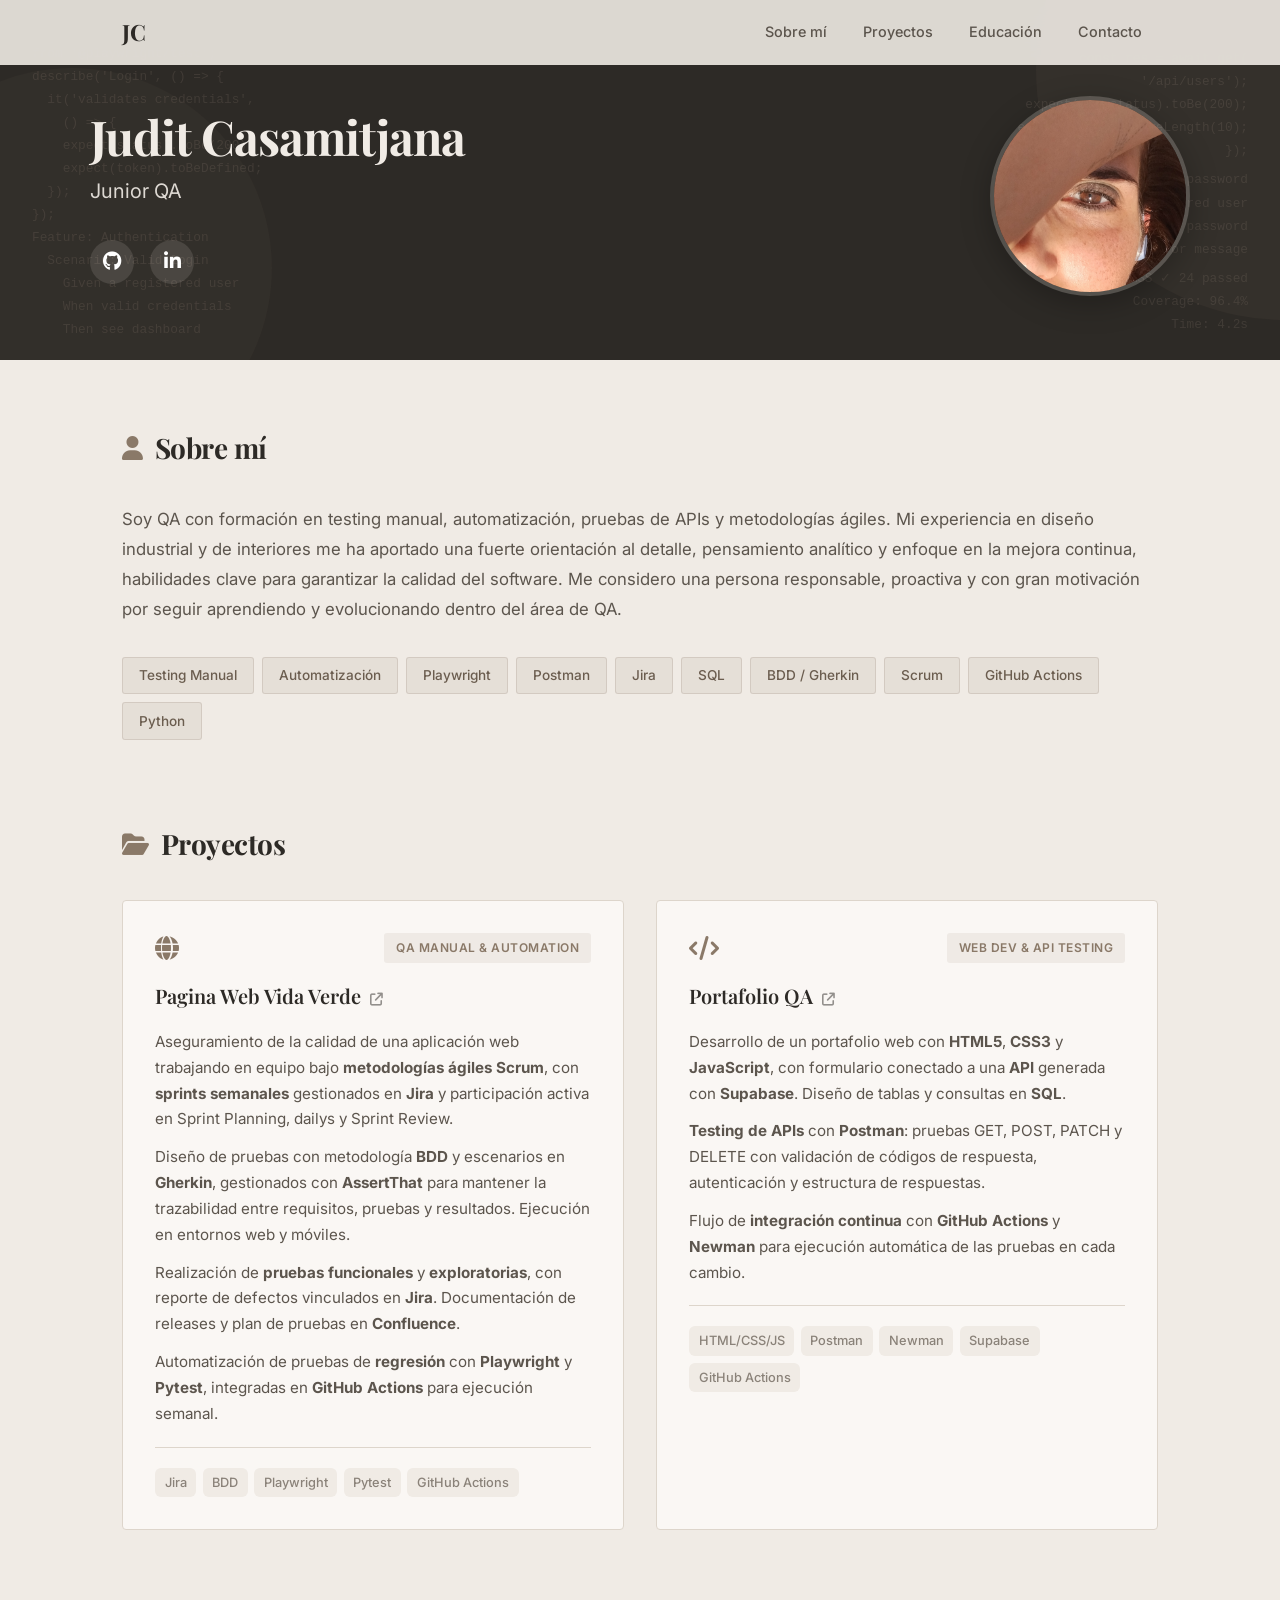
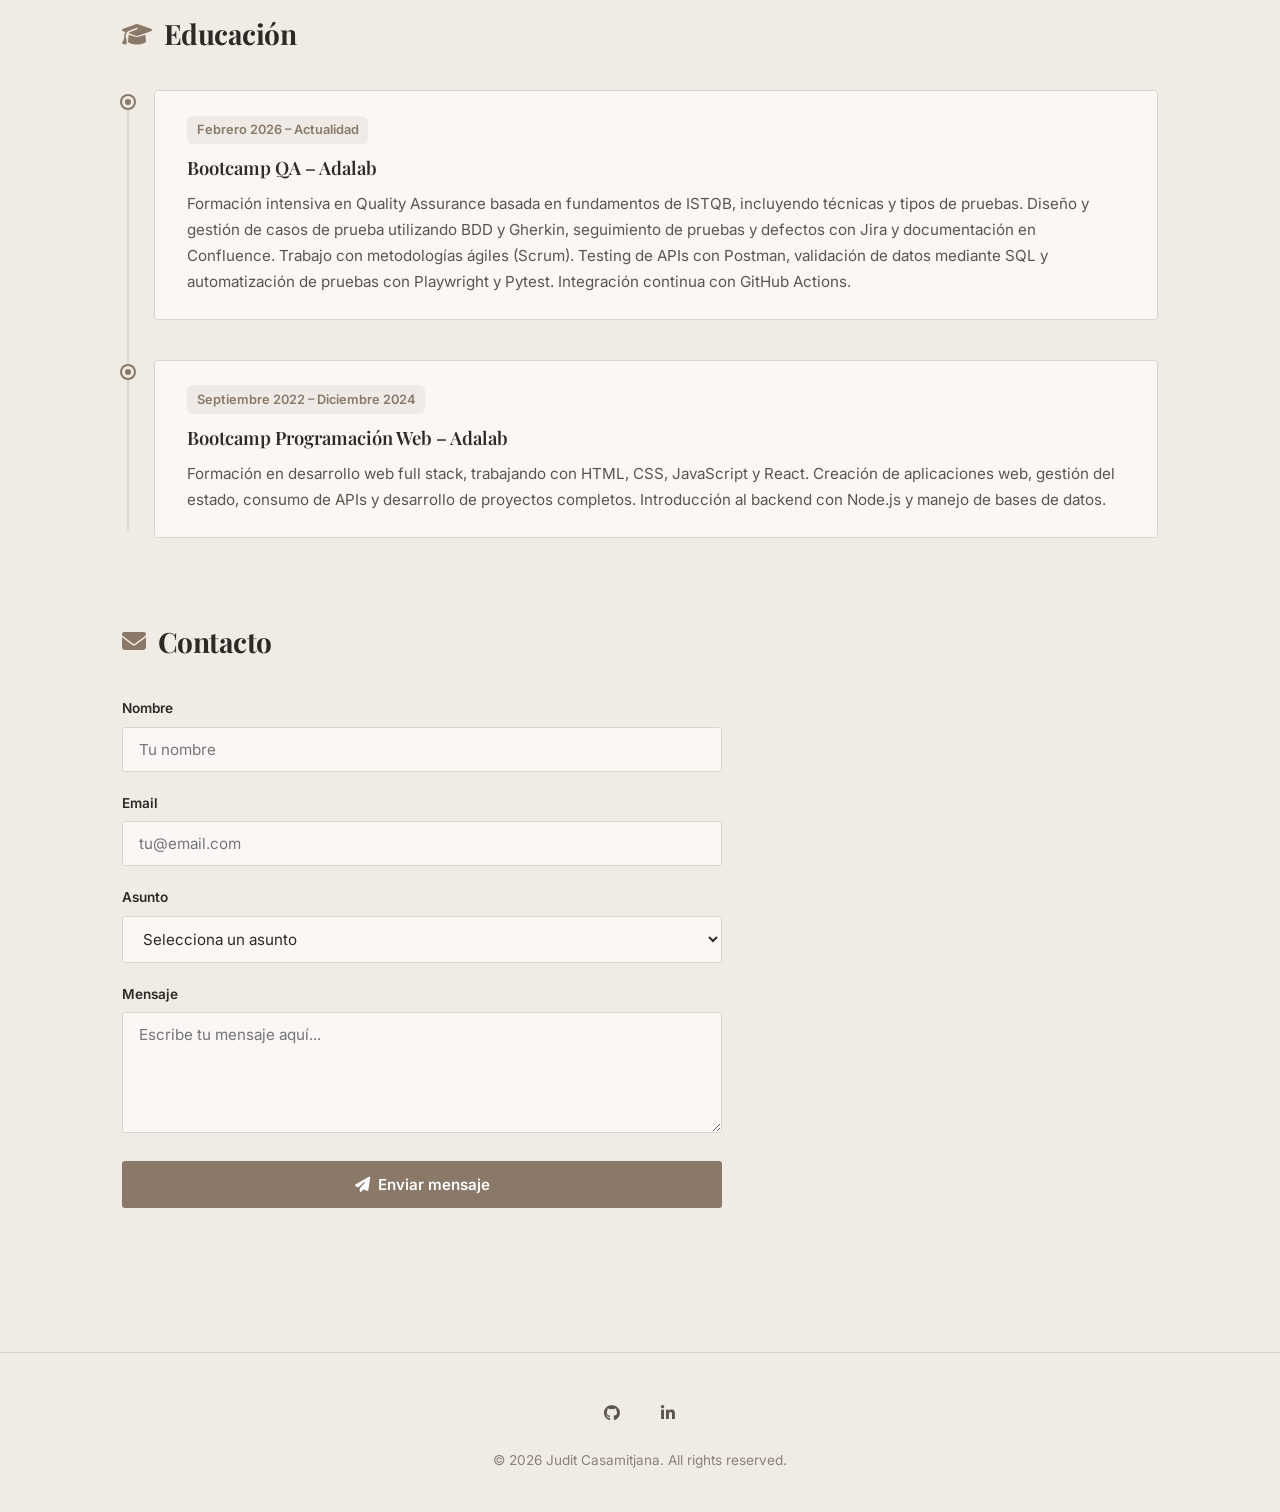
<file: index.html>
<!DOCTYPE html>
<html lang="es">

<head>
  <meta charset="UTF-8" />
  <meta name="viewport" content="width=device-width, initial-scale=1.0" />
  <meta name="description" content="Portafolio Judit Casamitjana QA" />
  <meta name="author" content="Judit Casamitjana" />
  <title>Judit Casamitjana - Portafolio</title>
  <link rel="preconnect" href="https://fonts.googleapis.com" />
  <link rel="preconnect" href="https://fonts.gstatic.com" crossorigin />
  <link
    href="https://fonts.googleapis.com/css2?family=Inter:wght@400;500;600&family=Playfair+Display:wght@400;500;600;700&display=swap"
    rel="stylesheet" />
  <link rel="stylesheet" href="https://cdnjs.cloudflare.com/ajax/libs/font-awesome/6.5.1/css/all.min.css" />
  <link href="style.css" rel="stylesheet" />
</head>

<body>
  <nav id="navbar">
    <div class="nav-container">
      <a href="#" class="nav-logo">JC</a>
      <button class="nav-toggle" aria-label="Toggle menu">
        <i class="fa-solid fa-bars"></i>
      </button>
      <ul class="nav-links">
        <li><a id="menusobremi" href="#sobremi">Sobre mí</a></li>
        <li><a id="menuproyectos" href="#proyectos">Proyectos</a></li>
        <li><a id="menueducacion" href="#educacion">Educación</a></li>
        <li><a id="menucontacto" href="#contacto">Contacto</a></li>
      </ul>
    </div>
  </nav>

  <header>
    <div class="hero-bg-code hero-bg-left" aria-hidden="true">
      <span>import { test, expect }</span>
      <span>from '@playwright/test';</span>
      <span></span>
      <span>describe('Login', () => {</span>
      <span>&nbsp;&nbsp;it('validates credentials',</span>
      <span>&nbsp;&nbsp;&nbsp;&nbsp;() => {</span>
      <span>&nbsp;&nbsp;&nbsp;&nbsp;expect(status).toBe(200);</span>
      <span>&nbsp;&nbsp;&nbsp;&nbsp;expect(token).toBeDefined;</span>
      <span>&nbsp;&nbsp;});</span>
      <span>});</span>
      <span></span>
      <span>Feature: Authentication</span>
      <span>&nbsp;&nbsp;Scenario: Valid login</span>
      <span>&nbsp;&nbsp;&nbsp;&nbsp;Given a registered user</span>
      <span>&nbsp;&nbsp;&nbsp;&nbsp;When valid credentials</span>
      <span>&nbsp;&nbsp;&nbsp;&nbsp;Then see dashboard</span>
    </div>
    <div class="hero-bg-code hero-bg-right" aria-hidden="true">
      <span>test('API data', async () => {</span>
      <span>&nbsp;&nbsp;const res = await get(</span>
      <span>&nbsp;&nbsp;&nbsp;&nbsp;'/api/users');</span>
      <span>&nbsp;&nbsp;expect(res.status).toBe(200);</span>
      <span>&nbsp;&nbsp;expect(body).toHaveLength(10);</span>
      <span>});</span>
      <span></span>
      <span>&nbsp;&nbsp;Scenario: Invalid password</span>
      <span>&nbsp;&nbsp;&nbsp;&nbsp;Given a registered user</span>
      <span>&nbsp;&nbsp;&nbsp;&nbsp;When invalid password</span>
      <span>&nbsp;&nbsp;&nbsp;&nbsp;Then see error message</span>
      <span></span>
      <span>PASS &#10003; 24 passed</span>
      <span>Coverage: 96.4%</span>
      <span>Time: 4.2s</span>
    </div>
    <div class="header-content">
      <div class="header-text">
        <h1 id="minombre">Judit Casamitjana</h1>
        <p id="titulo">Junior QA</p>
        <div class="header-social">
          <a id="linkgithub" href="https://github.com/juditcasamitjana" title="GitHub" aria-label="GitHub">
            <i class="fa-brands fa-github"></i>
          </a>
          <a id="linklinkedin" href="https://www.linkedin.com/in/judit-casamitjana" title="LinkedIn"
            aria-label="LinkedIn">
            <i class="fa-brands fa-linkedin-in"></i>
          </a>
        </div>
      </div>
      <div class="header-photo">
        <img src="img/Jud.jpg" alt="Judit Casamitjana" />
      </div>
    </div>
  </header>

  <main>
    <section id="sobremi">
      <h2 id="titulosobremi">
        <i class="fa-solid fa-user"></i> Sobre mí
      </h2>
      <div class="about-content">
        <p>
          Soy QA con formación en testing manual, automatización, pruebas de APIs y metodologías ágiles. Mi experiencia
          en diseño industrial y de interiores me ha aportado una fuerte orientación al detalle, pensamiento analítico y
          enfoque en la mejora continua, habilidades clave para garantizar la calidad del software. Me considero una
          persona responsable, proactiva y con gran motivación por seguir aprendiendo y evolucionando dentro del área de
          QA.
        </p>
        <div class="skills-grid">
          <span class="skill-tag">Testing Manual</span>
          <span class="skill-tag">Automatización</span>
          <span class="skill-tag">Playwright</span>
          <span class="skill-tag">Postman</span>
          <span class="skill-tag">Jira</span>
          <span class="skill-tag">SQL</span>
          <span class="skill-tag">BDD / Gherkin</span>
          <span class="skill-tag">Scrum</span>
          <span class="skill-tag">GitHub Actions</span>
          <span class="skill-tag">Python</span>
        </div>
      </div>
    </section>
    <section id="proyectos">
      <h2 id="tituloproyectos">
        <i class="fa-solid fa-folder-open"></i> Proyectos
      </h2>
      <div class="projects-grid">
        <article class="project-card">
          <div class="project-header">
            <i class="fa-solid fa-globe project-icon"></i>
            <span class="project-badge">QA Manual & Automation</span>
          </div>
          <h3>
            <a id="linkproyectoapi" href="https://web-qa.dev.adalab.es/" target="_blank">
              Pagina Web Vida Verde <i class="fa-solid fa-arrow-up-right-from-square"></i>
            </a>
          </h3>
          <p>
            Aseguramiento de la calidad de una aplicación web trabajando en equipo bajo
            <strong>metodologías ágiles Scrum</strong>, con <strong>sprints semanales</strong> gestionados en
            <strong>Jira</strong> y participación activa en Sprint Planning, dailys y Sprint Review.
          </p>
          <p>
            Diseño de pruebas con metodología <strong>BDD</strong> y escenarios en <strong>Gherkin</strong>,
            gestionados con <strong>AssertThat</strong> para mantener la trazabilidad entre requisitos, pruebas y
            resultados. Ejecución en entornos web y móviles.
          </p>
          <p>
            Realización de <strong>pruebas funcionales</strong> y <strong>exploratorias</strong>, con reporte de
            defectos vinculados en <strong>Jira</strong>. Documentación de releases y plan de pruebas en
            <strong>Confluence</strong>.
          </p>
          <p>
            Automatización de pruebas de <strong>regresión</strong> con <strong>Playwright</strong> y
            <strong>Pytest</strong>, integradas en <strong>GitHub Actions</strong> para ejecución semanal.
          </p>
          <div class="project-tags">
            <span>Jira</span>
            <span>BDD</span>
            <span>Playwright</span>
            <span>Pytest</span>
            <span>GitHub Actions</span>
          </div>
        </article>

        <article class="project-card">
          <div class="project-header">
            <i class="fa-solid fa-code project-icon"></i>
            <span class="project-badge">Web Dev & API Testing</span>
          </div>
          <h3>
            <a id="linkproyectoportafolio" href="https://github.com/juditcasamitjana/portafolio-qa-adalab"
              target="_blank">
              Portafolio QA <i class="fa-solid fa-arrow-up-right-from-square"></i>
            </a>
          </h3>
          <p>
            Desarrollo de un portafolio web con <strong>HTML5</strong>, <strong>CSS3</strong> y
            <strong>JavaScript</strong>, con formulario conectado a una <strong>API</strong> generada con
            <strong>Supabase</strong>. Diseño de tablas y consultas en <strong>SQL</strong>.
          </p>
          <p>
            <strong>Testing de APIs</strong> con <strong>Postman</strong>: pruebas GET, POST, PATCH y DELETE con
            validación de códigos de respuesta, autenticación y estructura de respuestas.
          </p>
          <p>
            Flujo de <strong>integración continua</strong> con <strong>GitHub Actions</strong> y
            <strong>Newman</strong> para ejecución automática de las pruebas en cada cambio.
          </p>
          <div class="project-tags">
            <span>HTML/CSS/JS</span>
            <span>Postman</span>
            <span>Newman</span>
            <span>Supabase</span>
            <span>GitHub Actions</span>
          </div>
        </article>
      </div>
    </section>
    <section id="educacion">
      <h2 id="tituloeducacion">
        <i class="fa-solid fa-graduation-cap"></i> Educación
      </h2>
      <div class="timeline">
        <div class="timeline-item">
          <div class="timeline-dot"></div>
          <div class="timeline-content">
            <span class="timeline-date">Febrero 2026 – Actualidad</span>
            <h3>Bootcamp QA – Adalab</h3>
            <p>
              Formación intensiva en Quality Assurance basada en fundamentos de ISTQB, incluyendo técnicas y tipos de
              pruebas. Diseño y gestión de casos de prueba utilizando BDD y Gherkin, seguimiento de pruebas y defectos
              con Jira y documentación en Confluence. Trabajo con metodologías ágiles (Scrum). Testing de APIs con
              Postman, validación de datos mediante SQL y automatización de pruebas con Playwright y Pytest.
              Integración continua con GitHub Actions.
            </p>
          </div>
        </div>
        <div class="timeline-item">
          <div class="timeline-dot"></div>
          <div class="timeline-content">
            <span class="timeline-date">Septiembre 2022 – Diciembre 2024</span>
            <h3>Bootcamp Programación Web – Adalab</h3>
            <p>
              Formación en desarrollo web full stack, trabajando con HTML, CSS, JavaScript y React. Creación de
              aplicaciones web, gestión del estado, consumo de APIs y desarrollo de proyectos completos. Introducción
              al backend con Node.js y manejo de bases de datos.
            </p>
          </div>
        </div>
      </div>
    </section>
    <section id="contacto">
      <h2 id="titulocontacto">
        <i class="fa-solid fa-envelope"></i> Contacto
      </h2>
      <div class="contact-wrapper">
        <form id="contactForm" onsubmit="return enviarFormulario(event)">
          <div class="form-group">
            <label for="nombre">Nombre</label>
            <input id="nombre" type="text" placeholder="Tu nombre" required />
          </div>
          <div class="form-group">
            <label for="email">Email</label>
            <input id="email" type="email" placeholder="tu@email.com" required />
          </div>
          <div class="form-group">
            <label for="asunto">Asunto</label>
            <select id="asunto" required>
              <option value="">Selecciona un asunto</option>
              <option value="info">Información</option>
              <option value="job">Oferta de Trabajo</option>
              <option value="other">Otro</option>
            </select>
          </div>
          <div class="form-group">
            <label for="mensaje">Mensaje</label>
            <textarea id="mensaje" rows="5" placeholder="Escribe tu mensaje aquí..." required maxlength="500"></textarea>
          </div>
          <button id="enviar" type="submit">
            <i class="fa-solid fa-paper-plane"></i> Enviar mensaje
          </button>
        </form>
        <p id="formMessage"></p>
      </div>
    </section>
  </main>

  <footer>
    <div class="footer-content">
      <div class="footer-social">
        <a href="https://juditcasamitjana.github.io/" title="GitHub" aria-label="GitHub">
          <i class="fa-brands fa-github"></i>
        </a>
        <a href="https://www.linkedin.com/in/judit-casamitjana" title="LinkedIn" aria-label="LinkedIn">
          <i class="fa-brands fa-linkedin-in"></i>
        </a>
      </div>
      <p>&copy; 2026 Judit Casamitjana. All rights reserved.</p>
    </div>
  </footer>

  <script src="script.js" defer></script>
  <script>
    document.querySelector('.nav-toggle').addEventListener('click', function () {
      document.querySelector('.nav-links').classList.toggle('active');
    });
    document.querySelectorAll('.nav-links a').forEach(function (link) {
      link.addEventListener('click', function () {
        document.querySelector('.nav-links').classList.remove('active');
      });
    });
    window.addEventListener('scroll', function () {
      var navbar = document.getElementById('navbar');
      if (window.scrollY > 50) {
        navbar.classList.add('scrolled');
      } else {
        navbar.classList.remove('scrolled');
      }
    });
  </script>
</body>

</html>
</file>
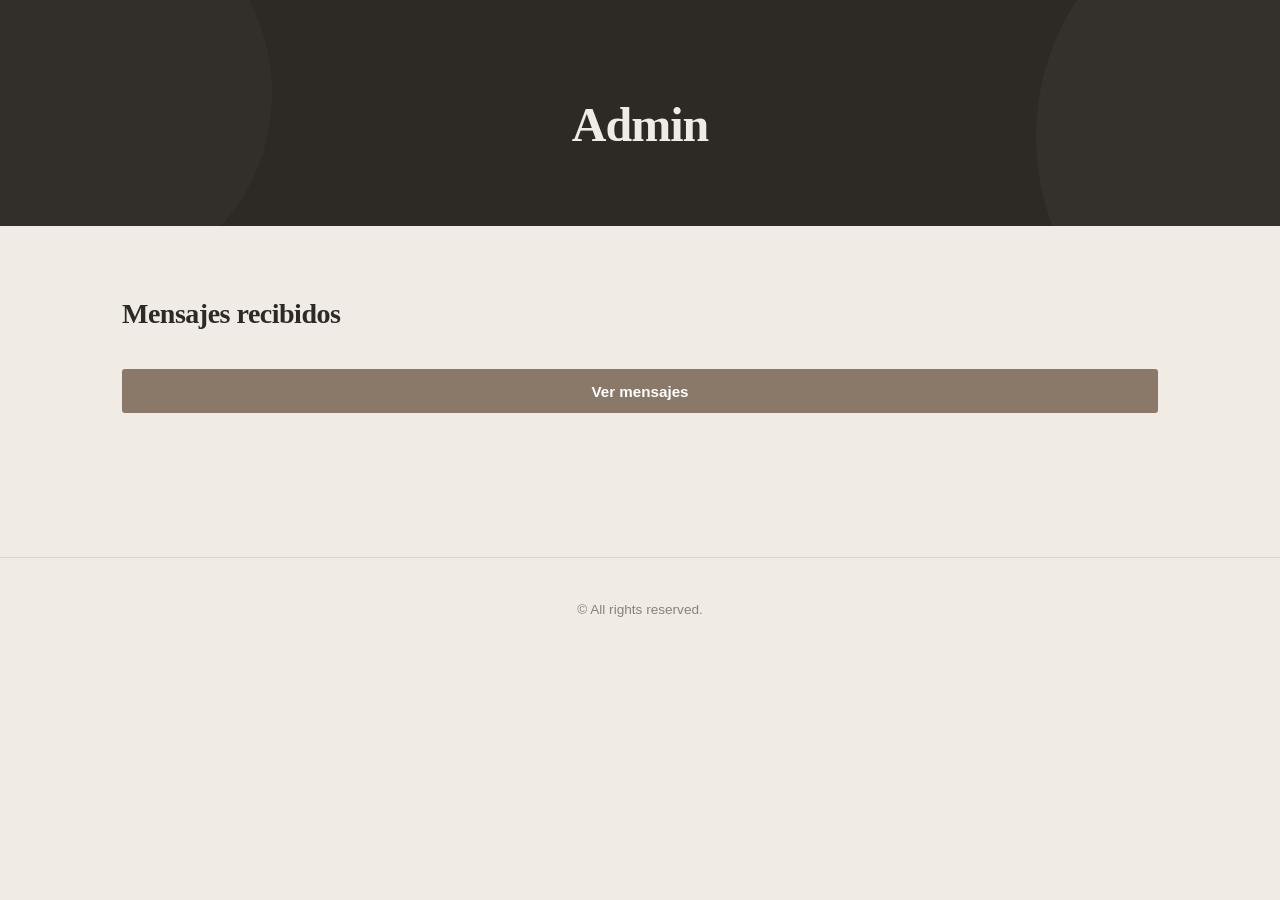
<file: admin.html>
<!DOCTYPE html>
<html lang="es">
<head>
  <meta charset="UTF-8">
  <title>Admin - Mensajes</title>
  <link rel="stylesheet" href="style.css">
</head>
<body>

<header>
  <h1>Admin</h1>
</header>

<main>
  <section id="admin">
    <h2>Mensajes recibidos</h2>
    <button id="verMensajes" onclick="mostrarDatos()">Ver mensajes</button>

    <table id="formsTable">

    </table>

    <p id="status"></p>
  </section>
</main>

<footer>
    <p>&copy; All rights reserved.</p>
</footer>

<script src="script.js"></script>

</body>
</html>
</file>
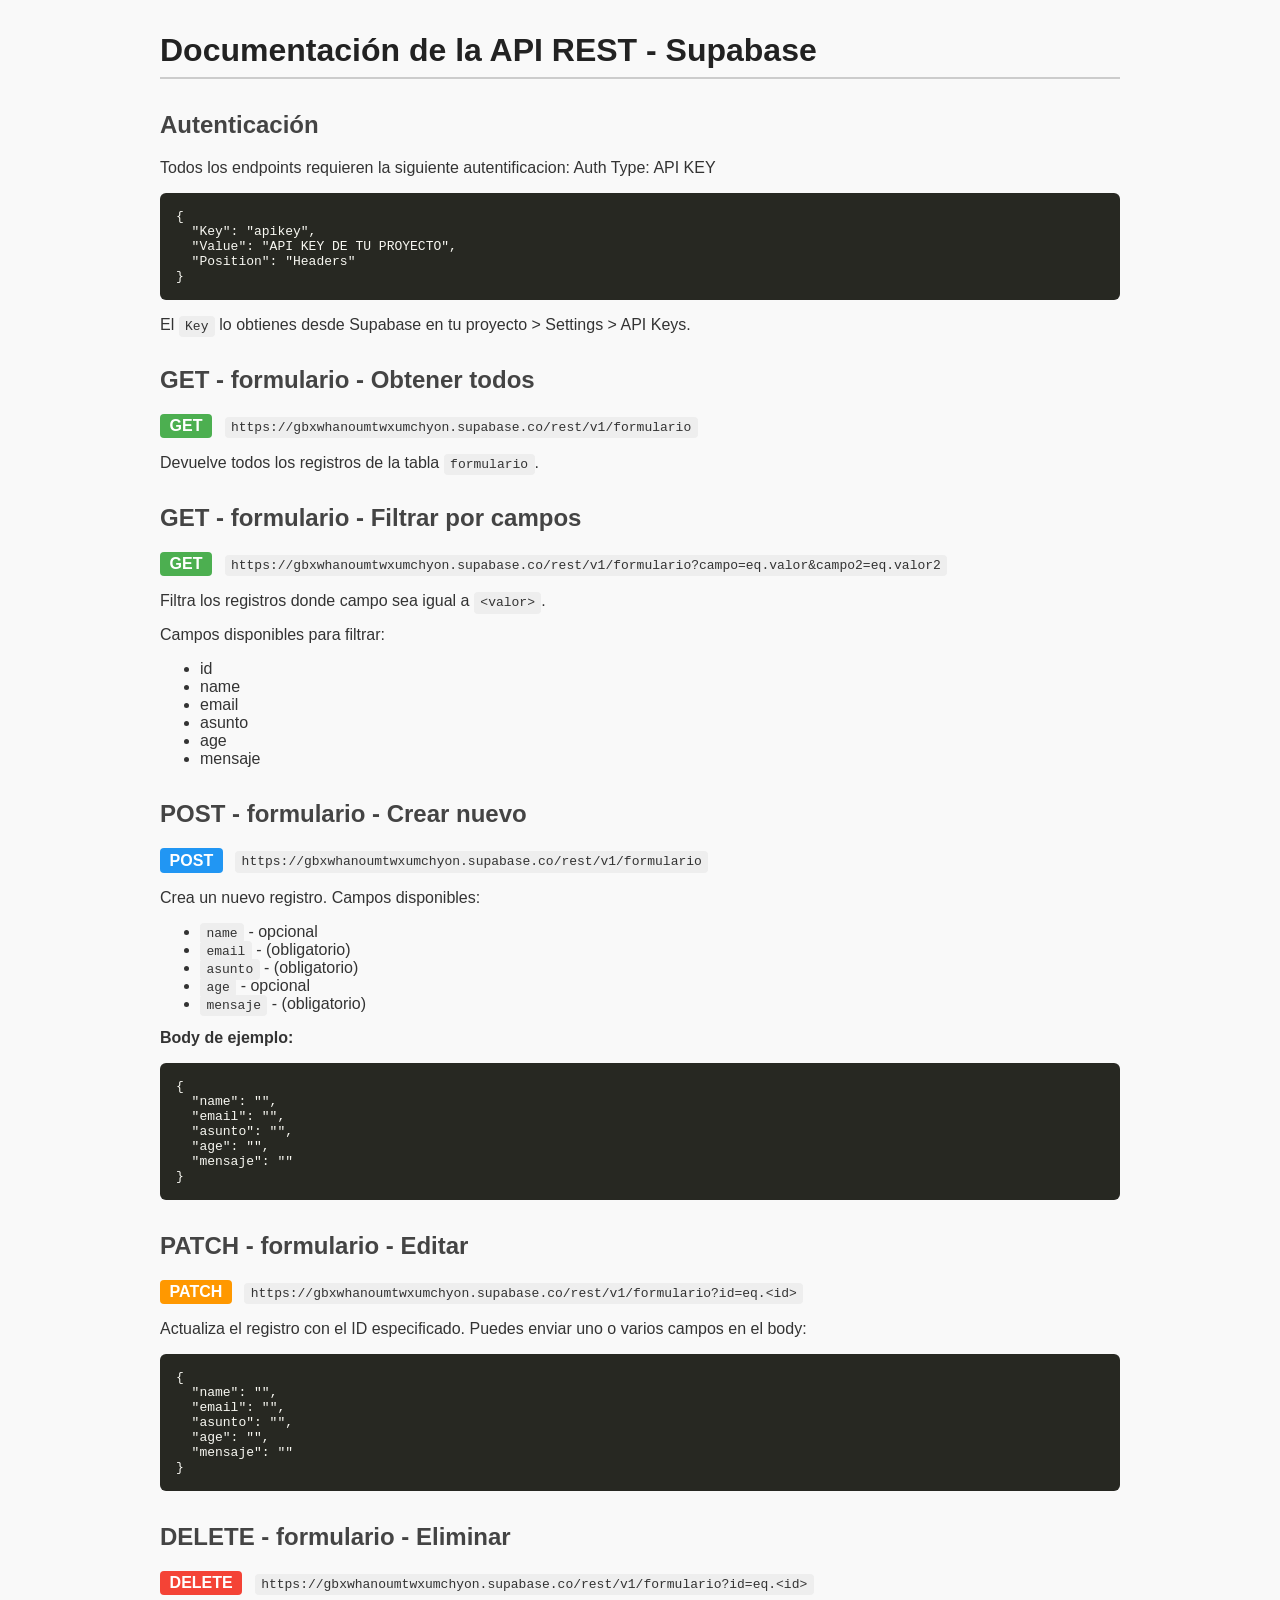
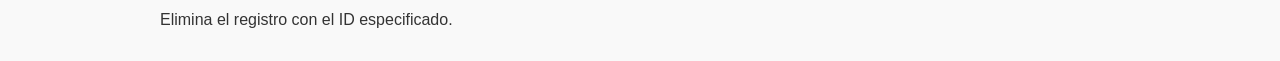
<file: apidoc.html>
<!DOCTYPE html>
<!-- saved from url=(0067)https://bootcamp-qa.github.io/ReportGenerator/documentacionapi.html -->
<html lang="es"><head><meta http-equiv="Content-Type" content="text/html; charset=UTF-8">
  
  <title>Documentación API Supabase</title>
  <style>
    body {
      font-family: 'Segoe UI', sans-serif;
      margin: 2rem auto;
      max-width: 960px;
      background: #f9f9f9;
      color: #333;
    }
    h1 { color: #222; border-bottom: 2px solid #ccc; padding-bottom: 0.5rem; }
    h2 { margin-top: 2rem; color: #444; }
    code { background: #eee; padding: 0.2rem 0.4rem; border-radius: 4px; }
    pre {
      background: #272822;
      color: #f8f8f2;
      padding: 1rem;
      border-radius: 6px;
      overflow-x: auto;
    }
    .method {
      display: inline-block;
      font-weight: bold;
      padding: 0.2rem 0.6rem;
      border-radius: 4px;
      margin-right: 0.5rem;
      color: white;
    }
    .GET { background: #4caf50; }
    .POST { background: #2196f3; }
    .PATCH { background: #ff9800; }
    .DELETE { background: #f44336; }

    label {
      display: block;
      margin-top: 1rem;
      font-weight: bold;
    }
    input[type=text] {
      width: 100%;
      padding: 0.5rem;
      font-size: 1rem;
      margin-top: 0.3rem;
      box-sizing: border-box;
    }
    button {
      margin-top: 1.5rem;
      padding: 0.6rem 1rem;
      font-size: 1rem;
      cursor: pointer;
    }
  </style>
</head>
<body cz-shortcut-listen="true">

<h1>Documentación de la API REST - Supabase</h1>

<form id="form" onsubmit="return false;" style="display: none;">
  <label for="tableName">Nombre de la tabla:</label>
  <input type="text" id="tableName" placeholder="clientes" required="">

  <label for="columns">Columnas (separadas por coma, * indica obligatorio):</label>
  <input type="text" id="columns" placeholder="nombre, telefono*, correo*" required="">

  <label for="baseUrl">Base URL:</label>
  <input type="text" id="baseUrl" placeholder="https://proyecto.supabase.co" required="">

  <button onclick="generate()">GENERAR DOCUMENTACION API</button>
</form>

<!-- Aquí pondremos la documentación generada -->
<div id="docs" style="margin-top:2rem;">
        <h2>Autenticación</h2>
    <p>Todos los endpoints requieren la siguiente autentificacion: Auth Type: API KEY</p>
    <pre>{
  "Key": "apikey",
  "Value": "API KEY DE TU PROYECTO",
  "Position": "Headers"
}</pre>
    <p>El <code>Key</code> lo obtienes desde Supabase en tu proyecto &gt; Settings &gt; API Keys.</p>
  
    <h2>GET - formulario - Obtener todos </h2>
    <p><span class="method GET">GET</span> <code>https://gbxwhanoumtwxumchyon.supabase.co/rest/v1/formulario</code></p>
    <p>Devuelve todos los registros de la tabla <code>formulario</code>.</p>

    <h2>GET - formulario - Filtrar por campos</h2>
    <p><span class="method GET">GET</span> <code>https://gbxwhanoumtwxumchyon.supabase.co/rest/v1/formulario?campo=eq.valor&amp;campo2=eq.valor2</code></p>
    <p>Filtra los registros donde campo sea igual a <code>&lt;valor&gt;</code>.</p>
    <p>Campos disponibles para filtrar:</p>
    <ul>
      <li>id</li><li>name</li><li>email</li><li>asunto</li><li>age</li><li>mensaje</li>
    </ul>

    <h2>POST - formulario - Crear nuevo</h2>
    <p><span class="method POST">POST</span> <code>https://gbxwhanoumtwxumchyon.supabase.co/rest/v1/formulario</code></p>
    <p>Crea un nuevo registro. Campos disponibles:</p>
    <ul>
      <li><code>name</code> - opcional</li><li><code>email</code> -  (obligatorio)</li><li><code>asunto</code> -  (obligatorio)</li><li><code>age</code> - opcional</li><li><code>mensaje</code> -  (obligatorio)</li>
    </ul>
    <p><strong>Body de ejemplo:</strong></p>
    <pre>{
  "name": "",
  "email": "",
  "asunto": "",
  "age": "",
  "mensaje": ""
}</pre>

    <h2>PATCH - formulario - Editar </h2>
    <p><span class="method PATCH">PATCH</span> <code>https://gbxwhanoumtwxumchyon.supabase.co/rest/v1/formulario?id=eq.&lt;id&gt;</code></p>
    <p>Actualiza el registro con el ID especificado. Puedes enviar uno o varios campos en el body:</p>
    <pre>{
  "name": "<nuevo string="">",
  "email": "<nuevo string="">",
  "asunto": "<nuevo string="">",
  "age": "<nuevo string="">",
  "mensaje": "<nuevo string="">"
}</nuevo></nuevo></nuevo></nuevo></nuevo></pre>

    <h2>DELETE - formulario - Eliminar </h2>
    <p><span class="method DELETE">DELETE</span> <code>https://gbxwhanoumtwxumchyon.supabase.co/rest/v1/formulario?id=eq.&lt;id&gt;</code></p>
    <p>Elimina el registro con el ID especificado.</p>


  </div>

<script>
function generate() {
  let tableName = document.getElementById('tableName').value.trim() || 'clientes';
  const columnsRaw = document.getElementById('columns').value.trim();
  const baseUrlRaw = document.getElementById('baseUrl').value.trim() || 'https://<TU_PROYECTO>.supabase.co';

  // Procesar columnas
  const colsArr = columnsRaw.split(',').map(c => c.trim()).filter(c => c.length > 0);

  const columns = colsArr.map(col => {
    let required = false;
    let name = col;
    if (col.endsWith('*')) {
      required = true;
      name = col.slice(0, -1).trim();
    }
    return { name, type: "string", required };
  });

  const baseUrl = `${baseUrlRaw}/rest/v1/${tableName}`;

  function generatePostBody() {
    const obj = {};
    columns.forEach(col => {
      if (col.name !== "id") {
        obj[col.name] = "";
      }
    });
    return JSON.stringify(obj, null, 2);
  }

  function generatePatchBody() {
    const obj = {};
    columns.forEach(col => {
      if (col.name !== "id") {
        obj[col.name] = `<nuevo ${col.type}>`;
      }
    });
    return JSON.stringify(obj, null, 2);
  }

  // Construir el HTML para la documentación
  let html = `
        <h2>Autenticación</h2>
    <p>Todos los endpoints requieren la siguiente autentificacion: Auth Type: API KEY</p>
    <pre>{
  "Key": "apikey",
  "Value": "API KEY DE TU PROYECTO",
  "Position": "Headers"
}</pre>
    <p>El <code>Key</code> lo obtienes desde Supabase en tu proyecto &gt; Settings &gt; API Keys.</p>
  
    <h2>GET - ${tableName} - Obtener todos </h2>
    <p><span class="method GET">GET</span> <code>${baseUrl}</code></p>
    <p>Devuelve todos los registros de la tabla <code>${tableName}</code>.</p>

    <h2>GET - ${tableName} - Filtrar por campos</h2>
    <p><span class="method GET">GET</span> <code>${baseUrl}?campo=eq.valor&campo2=eq.valor2</code></p>
    <p>Filtra los registros donde campo sea igual a <code>&lt;valor&gt;</code>.</p>
    <p>Campos disponibles para filtrar:</p>
    <ul>
      ${columns.map(col => `<li>${col.name}</li>`).join('')}
    </ul>

    <h2>POST - ${tableName} - Crear nuevo</h2>
    <p><span class="method POST">POST</span> <code>${baseUrl}</code></p>
    <p>Crea un nuevo registro. Campos disponibles:</p>
    <ul>
      ${columns.filter(c => c.name !== 'id').map(col => `<li><code>${col.name}</code> - ${col.required ? " (obligatorio)" : "opcional"}</li>`).join('')}
    </ul>
    <p><strong>Body de ejemplo:</strong></p>
    <pre>${generatePostBody()}</pre>

    <h2>PATCH - ${tableName} - Editar </h2>
    <p><span class="method PATCH">PATCH</span> <code>${baseUrl}?id=eq.&lt;id&gt;</code></p>
    <p>Actualiza el registro con el ID especificado. Puedes enviar uno o varios campos en el body:</p>
    <pre>${generatePatchBody()}</pre>

    <h2>DELETE - ${tableName} - Eliminar </h2>
    <p><span class="method DELETE">DELETE</span> <code>${baseUrl}?id=eq.&lt;id&gt;</code></p>
    <p>Elimina el registro con el ID especificado.</p>


  `;

  document.getElementById('docs').innerHTML = html;
   document.getElementById('form').style.display = 'none';
  
}


</script>




<div id="give-freely-root-bcjindcccaagfpapjjmafapmmgkkhgoa" class="give-freely-root" data-extension-id="bcjindcccaagfpapjjmafapmmgkkhgoa" data-extension-name="JSON Formatter" style="display: block;"><template shadowrootmode="open"><style>
  :host {
    all: initial;
  }

  .gf-scroll-remove::-webkit-scrollbar {
    border-radius-bottom-right: 15px;
  }

  button {
    cursor: pointer;
    transition: transform 0.1s ease;
  }

  button:active {
    transform: scale(0.98);
  }

  .give-freely-close-button:hover {
    opacity: 0.7;
  }

  input[type="radio"] {
    margin-right: 8px;
  }

  hr {
    border: none;
    border-top: 1px solid #e5e5e5;
    margin: 1em 0;
  }

  dialog::backdrop  {
    background-color: revert;
  }

  dialog.backdrop-hidden::backdrop  {
    background-color: transparent;
  }
</style><div><div class="gf-app"></div></div></template></div></body></html>
</file>
<file: style.css>
*,
*::before,
*::after {
  margin: 0;
  padding: 0;
  box-sizing: border-box;
}

:root {
  --primary: #8a7968;
  --primary-dark: #6b5d4f;
  --primary-light: #a89888;
  --bg: #f0ebe5;
  --bg-card: #faf7f4;
  --text: #2d2a26;
  --text-light: #5c554d;
  --text-muted: #8a8279;
  --border: #ddd5cb;
  --shadow-sm: 0 1px 3px rgba(45, 42, 38, 0.05);
  --shadow-md: 0 4px 12px rgba(45, 42, 38, 0.07);
  --shadow-lg: 0 10px 30px rgba(45, 42, 38, 0.1);
  --radius: 4px;
  --radius-sm: 3px;
}

html {
  scroll-behavior: smooth;
  scroll-padding-top: 80px;
}

body {
  font-family: 'Inter', -apple-system, BlinkMacSystemFont, 'Segoe UI', sans-serif;
  font-size: 1rem;
  line-height: 1.7;
  color: var(--text);
  background-color: var(--bg);
}

h1, h2, h3 {
  font-family: 'Playfair Display', Georgia, 'Times New Roman', serif;
}

nav {
  position: fixed;
  top: 0;
  left: 0;
  width: 100%;
  z-index: 1000;
  background: rgba(240, 235, 229, 0.9);
  backdrop-filter: blur(12px);
  -webkit-backdrop-filter: blur(12px);
  border-bottom: 1px solid transparent;
  transition: all 0.3s ease;
}

nav.scrolled {
  border-bottom-color: var(--border);
  box-shadow: var(--shadow-sm);
}

.nav-container {
  max-width: 1100px;
  margin: 0 auto;
  padding: 0 2rem;
  display: flex;
  align-items: center;
  justify-content: space-between;
  height: 64px;
}

.nav-logo {
  font-family: 'Playfair Display', Georgia, serif;
  font-size: 1.4rem;
  font-weight: 700;
  color: var(--text);
  text-decoration: none;
  letter-spacing: -0.5px;
}

.nav-toggle {
  display: none;
  background: none;
  border: none;
  font-size: 1.25rem;
  color: var(--text);
  cursor: pointer;
  padding: 0.5rem;
}

.nav-links {
  list-style: none;
  display: flex;
  gap: 0.25rem;
}

.nav-links li a {
  display: block;
  padding: 0.5rem 1rem;
  font-size: 0.9rem;
  font-weight: 500;
  color: var(--text-light);
  text-decoration: none;
  border-radius: var(--radius-sm);
  transition: color 0.2s, background-color 0.2s;
}

.nav-links li a:hover {
  color: var(--primary-dark);
  background-color: rgba(138, 121, 104, 0.08);
}


header {
  background: var(--text);
  color: #f0ebe5;
  padding: 6rem 2rem 4rem;
  text-align: left;
  position: relative;
  overflow: hidden;
  display: flex;
  align-items: center;
  justify-content: center;
}

header::before {
  content: '';
  position: absolute;
  top: -50%;
  right: -20%;
  width: 500px;
  height: 500px;
  background: rgba(138, 121, 104, 0.08);
  border-radius: 50%;
}

header::after {
  content: '';
  position: absolute;
  bottom: -30%;
  left: -10%;
  width: 400px;
  height: 400px;
  background: rgba(138, 121, 104, 0.06);
  border-radius: 50%;
}


.hero-bg-code {
  position: absolute;
  top: 0;
  height: 100%;
  width: 28%;
  display: flex;
  flex-direction: column;
  justify-content: center;
  padding: 1.5rem 2rem;
  font-family: 'Courier New', Courier, monospace;
  font-size: 0.8rem;
  line-height: 1.8;
  color: rgba(168, 152, 136, 0.16);
  pointer-events: none;
  user-select: none;
  white-space: nowrap;
  overflow: hidden;
}

.hero-bg-left {
  left: 0;
  text-align: left;
}

.hero-bg-right {
  right: 0;
  text-align: right;
}

.hero-bg-code span {
  display: block;
}

.hero-bg-code span:empty {
  height: 0.5em;
}

.header-content {
  position: relative;
  z-index: 1;
  max-width: 1100px;
  margin: 0 auto;
  width: 100%;
  display: flex;
  align-items: center;
  justify-content: space-between;
  gap: 3rem;
}

.header-text {
  flex: 1;
}


.header-photo {
  width: 200px;
  height: 200px;
  flex-shrink: 0;
  border-radius: 50%;
  overflow: hidden;
  border: 4px solid rgba(240, 235, 229, 0.2);
  box-shadow: 0 8px 30px rgba(0, 0, 0, 0.25);
}

.header-photo img {
  width: 100%;
  height: 100%;
  object-fit: cover;
  display: block;
}

.header-greeting {
  font-size: 1.1rem;
  font-weight: 500;
  opacity: 0.85;
  margin-bottom: 0.5rem;
  letter-spacing: 2px;
  text-transform: uppercase;
  font-family: 'Inter', sans-serif;
}

header h1 {
  font-size: 3rem;
  font-weight: 700;
  letter-spacing: -1px;
  margin-bottom: 0.5rem;
  line-height: 1.2;
}

header #titulo {
  font-size: 1.25rem;
  font-weight: 400;
  opacity: 0.9;
  margin-bottom: 2rem;
}

.header-social {
  display: flex;
  justify-content: flex-start;
  gap: 1rem;
}

.header-social a {
  display: inline-flex;
  align-items: center;
  justify-content: center;
  width: 44px;
  height: 44px;
  border-radius: 50%;
  background: rgba(240, 235, 229, 0.12);
  color: white;
  font-size: 1.2rem;
  text-decoration: none;
  transition: background-color 0.2s, transform 0.2s;
}

.header-social a:hover {
  background: rgba(240, 235, 229, 0.25);
  transform: translateY(-2px);
}


main {
  max-width: 1100px;
  margin: 0 auto;
  padding: 4rem 2rem;
}


section {
  margin-bottom: 5rem;
}

h2 {
  font-size: 1.75rem;
  font-weight: 700;
  color: var(--text);
  margin-bottom: 2rem;
  letter-spacing: -0.5px;
  display: flex;
  align-items: center;
  gap: 0.75rem;
}

h2 i {
  color: var(--primary);
  font-size: 1.5rem;
}


.about-content p {
  font-size: 1.05rem;
  color: var(--text-light);
  line-height: 1.8;
  margin-bottom: 2rem;
}

.skills-grid {
  display: flex;
  flex-wrap: wrap;
  gap: 0.5rem;
}

.skill-tag {
  display: inline-block;
  padding: 0.4rem 1rem;
  font-size: 0.85rem;
  font-weight: 500;
  color: var(--primary-dark);
  background: rgba(138, 121, 104, 0.1);
  border: 1px solid rgba(138, 121, 104, 0.2);
  border-radius: var(--radius-sm);
  transition: background-color 0.2s;
}

.skill-tag:hover {
  background: rgba(138, 121, 104, 0.18);
}


.projects-grid {
  display: grid;
  grid-template-columns: 1fr;
  gap: 2rem;
}

.project-card {
  background: var(--bg-card);
  border: 1px solid var(--border);
  border-radius: var(--radius);
  padding: 2rem;
  transition: box-shadow 0.3s, transform 0.2s;
}

.project-card:hover {
  box-shadow: var(--shadow-md);
  transform: translateY(-2px);
}

.project-header {
  display: flex;
  align-items: center;
  justify-content: space-between;
  margin-bottom: 1rem;
}

.project-icon {
  font-size: 1.5rem;
  color: var(--primary);
}

.project-badge {
  font-size: 0.75rem;
  font-weight: 600;
  text-transform: uppercase;
  letter-spacing: 0.5px;
  color: var(--primary);
  background: rgba(138, 121, 104, 0.1);
  padding: 0.3rem 0.75rem;
  border-radius: var(--radius-sm);
}

.project-card h3 {
  font-size: 1.25rem;
  font-weight: 600;
  margin-bottom: 1rem;
}

.project-card h3 a {
  color: var(--text);
  text-decoration: none;
  transition: color 0.2s;
}

.project-card h3 a:hover {
  color: var(--primary);
}

.project-card h3 a i {
  font-size: 0.8rem;
  margin-left: 0.25rem;
  opacity: 0.5;
}

.project-card p {
  font-size: 0.95rem;
  color: var(--text-light);
  margin-bottom: 0.75rem;
  line-height: 1.7;
}

.project-tags {
  display: flex;
  flex-wrap: wrap;
  gap: 0.4rem;
  margin-top: 1.25rem;
  padding-top: 1.25rem;
  border-top: 1px solid var(--border);
}

.project-tags span {
  font-size: 0.8rem;
  font-weight: 500;
  color: var(--text-muted);
  background: var(--bg);
  padding: 0.25rem 0.6rem;
  border-radius: 6px;
}


.timeline {
  position: relative;
  padding-left: 2rem;
}

.timeline::before {
  content: '';
  position: absolute;
  left: 5px;
  top: 8px;
  bottom: 8px;
  width: 2px;
  background: var(--border);
}

.timeline-item {
  position: relative;
  margin-bottom: 2.5rem;
}

.timeline-item:last-child {
  margin-bottom: 0;
}

.timeline-dot {
  position: absolute;
  left: -2rem;
  top: 6px;
  width: 12px;
  height: 12px;
  background: var(--primary);
  border-radius: 50%;
  border: 3px solid var(--bg);
  box-shadow: 0 0 0 2px var(--primary);
  z-index: 1;
}

.timeline-content {
  background: var(--bg-card);
  border: 1px solid var(--border);
  border-radius: var(--radius);
  padding: 1.5rem 2rem;
}

.timeline-date {
  display: inline-block;
  font-size: 0.8rem;
  font-weight: 600;
  color: var(--primary);
  background: rgba(138, 121, 104, 0.1);
  padding: 0.2rem 0.6rem;
  border-radius: 6px;
  margin-bottom: 0.5rem;
}

.timeline-content h3 {
  font-size: 1.15rem;
  font-weight: 600;
  color: var(--text);
  margin-bottom: 0.5rem;
}

.timeline-content p {
  font-size: 0.95rem;
  color: var(--text-light);
  line-height: 1.7;
}


.contact-wrapper {
  max-width: 600px;
}

.form-group {
  margin-bottom: 1.25rem;
}

.form-group label {
  display: block;
  font-size: 0.85rem;
  font-weight: 600;
  color: var(--text);
  margin-bottom: 0.4rem;
}

input,
textarea,
select {
  width: 100%;
  padding: 0.75rem 1rem;
  font-family: inherit;
  font-size: 0.95rem;
  color: var(--text);
  background: var(--bg-card);
  border: 1px solid var(--border);
  border-radius: var(--radius-sm);
  transition: border-color 0.2s, box-shadow 0.2s;
  outline: none;
}

input:focus,
textarea:focus,
select:focus {
  border-color: var(--primary);
  box-shadow: 0 0 0 3px rgba(138, 121, 104, 0.12);
}

textarea {
  resize: vertical;
  min-height: 120px;
}

button {
  display: inline-flex;
  align-items: center;
  justify-content: center;
  gap: 0.5rem;
  width: 100%;
  padding: 0.85rem 2rem;
  font-family: inherit;
  font-size: 0.95rem;
  font-weight: 600;
  color: white;
  background: var(--primary);
  border: none;
  border-radius: var(--radius-sm);
  cursor: pointer;
  transition: background-color 0.2s, transform 0.1s;
}

button:hover {
  background: var(--primary-dark);
}

button:active {
  transform: scale(0.98);
}

#formMessage {
  margin-top: 1rem;
  font-size: 0.9rem;
  font-weight: 500;
}


footer {
  border-top: 1px solid var(--border);
  padding: 2.5rem 2rem;
  text-align: center;
}

.footer-content {
  max-width: 1100px;
  margin: 0 auto;
}

.footer-social {
  display: flex;
  justify-content: center;
  gap: 1rem;
  margin-bottom: 1rem;
}

.footer-social a {
  display: inline-flex;
  align-items: center;
  justify-content: center;
  width: 40px;
  height: 40px;
  border-radius: 50%;
  color: var(--text-light);
  text-decoration: none;
  transition: color 0.2s, background-color 0.2s;
}

.footer-social a:hover {
  color: var(--primary);
  background: rgba(138, 121, 104, 0.08);
}

footer p {
  font-size: 0.85rem;
  color: var(--text-muted);
}


a {
  color: var(--primary);
  text-decoration: none;
}

a:hover {
  text-decoration: none;
}


table {
  width: 100%;
  border-collapse: collapse;
  table-layout: fixed;
  font-family: inherit;
}

th, td {
  border: 1px solid var(--border);
  padding: 0.5rem 0.75rem;
  font-size: 0.9rem;
  word-wrap: break-word;
  overflow-wrap: break-word;
}

thead {
  background-color: var(--bg);
}

/* ===== RESPONSIVE ===== */
@media (max-width: 768px) {
  .nav-toggle {
    display: block;
  }

  .nav-links {
    display: none;
    position: absolute;
    top: 64px;
    left: 0;
    width: 100%;
    background: rgba(240, 235, 229, 0.98);
    backdrop-filter: blur(12px);
    border-bottom: 1px solid var(--border);
    flex-direction: column;
    padding: 0.5rem 0;
  }

  .nav-links.active {
    display: flex;
  }

  .nav-links li a {
    padding: 0.75rem 2rem;
  }

  header {
    padding: 6rem 1.5rem 3rem;
    text-align: center;
  }

  header h1 {
    font-size: 2.25rem;
  }

  .header-content {
    flex-direction: column-reverse;
    text-align: center;
    gap: 2rem;
  }

  .header-social {
    justify-content: center;
  }

  .hero-bg-code {
    width: 100%;
    font-size: 0.65rem;
    padding: 1rem;
    opacity: 0.7;
  }

  .hero-bg-left {
    top: 0;
    height: auto;
    left: 0;
  }

  .hero-bg-right {
    bottom: 0;
    top: auto;
    height: auto;
    right: 0;
  }

  .header-photo {
    width: 140px;
    height: 140px;
  }

  main {
    padding: 3rem 1.5rem;
  }

  h2 {
    font-size: 1.4rem;
  }

  section {
    margin-bottom: 3.5rem;
  }

  .project-card {
    padding: 1.5rem;
  }

  .timeline-content {
    padding: 1.25rem 1.5rem;
  }

  th, td {
    font-size: 0.8rem;
    padding: 0.3rem;
  }
}

@media (min-width: 769px) {
  .projects-grid {
    grid-template-columns: repeat(2, 1fr);
  }
}
</file>
